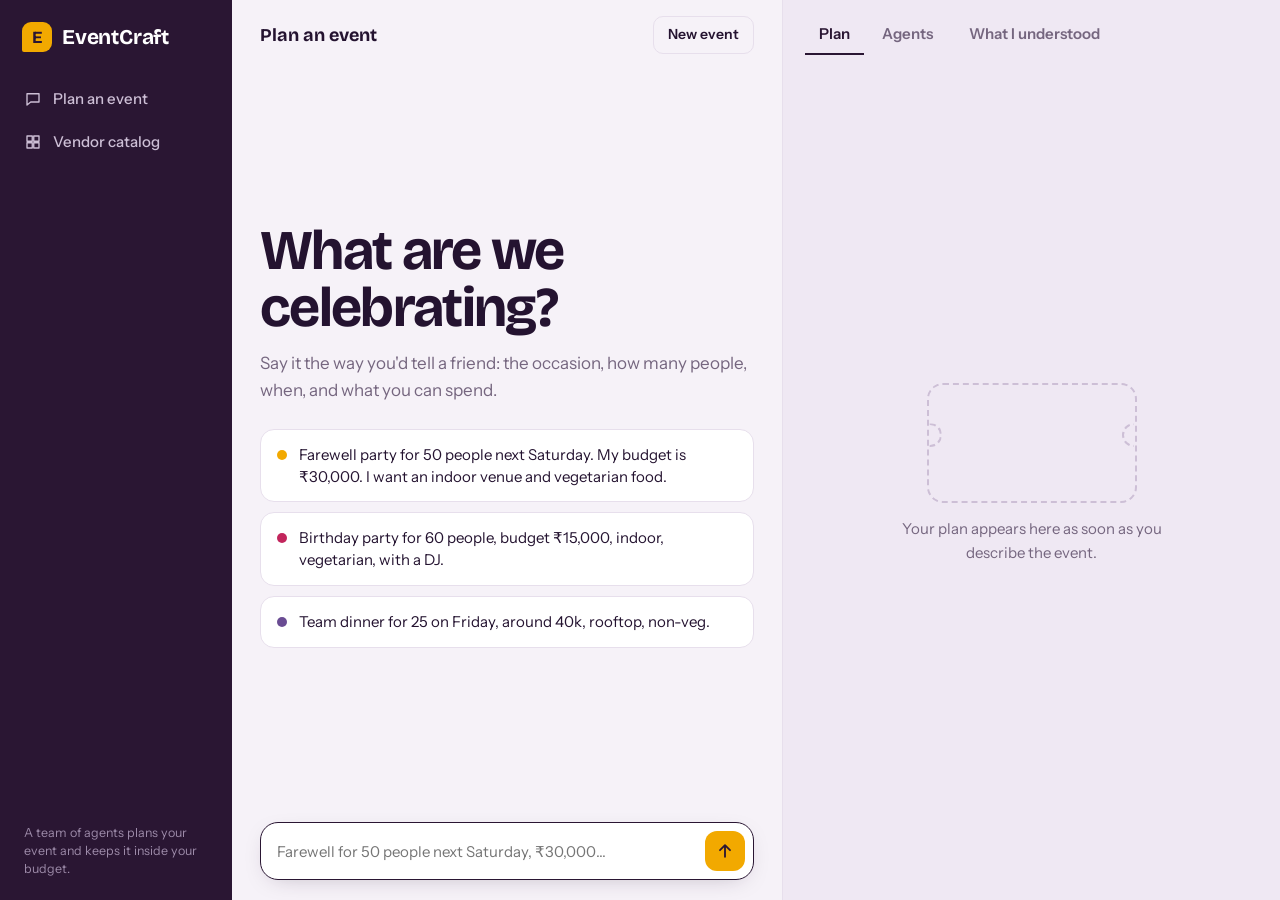
<file: static/index.html>
<!doctype html>
<html lang="en">
<head>
<meta charset="utf-8">
<meta name="viewport" content="width=device-width, initial-scale=1">
<title>EventCraft</title>
<link rel="stylesheet" href="/static/style.css">
<script src="/static/nav.js"></script>
<script src="/static/art.js"></script>
<style>
  :root { --panel:#efe8f3; --c-venue:#6a4c93; --c-food:#f2a900; --c-dessert:#e8743b; --c-decor:#1f8a5b; --c-entertainment:#c2255c; --c-photography:#3b6fd8; --c-gifts:#8a6fd8; }
  .app { display:grid; grid-template-columns:minmax(0,1.05fr) minmax(360px,.95fr); height:100vh; }
  button { font:inherit; cursor:pointer; }

  /* ---------- chat ---------- */
  .chat { display:flex; flex-direction:column; min-height:0; min-width:0; }
  .chat-head { display:flex; align-items:center; justify-content:space-between; padding:16px 28px; }
  .chat-head h1 { margin:0; font:700 18px var(--display); }
  .ghost { background:none; border:1px solid var(--line); border-radius:10px; padding:7px 14px; color:var(--ink); font-weight:600; font-size:14px; }
  .ghost:hover { background:#fff; border-color:#d3c5db; }
  #log { flex:1; overflow-y:auto; padding:8px 28px 20px; display:flex; flex-direction:column; gap:10px; scroll-behavior:smooth; }
  #log > * { width:100%; max-width:680px; margin-inline:auto; }
  .hero { margin-block:auto; padding:24px 0; }
  .hero h2 { font:700 clamp(34px,4.6vw,56px)/1.02 var(--display); letter-spacing:-.03em; margin:0 0 14px; }
  .hero p { color:var(--muted); font-size:17px; margin:0 0 26px; max-width:46ch; }
  .starters { display:grid; gap:10px; }
  .starters button { text-align:left; background:#fff; border:1px solid var(--line); border-radius:14px; padding:14px 16px; color:var(--ink); line-height:1.45; display:flex; gap:12px; align-items:flex-start; transition:border-color .15s, transform .15s; }
  .starters button:hover { border-color:var(--marigold); transform:translateX(3px); }
  .starters b { flex:none; width:10px; height:10px; border-radius:50%; margin-top:6px; }
  .msg { display:flex; }
  .msg > div { max-width:86%; padding:11px 15px; border-radius:16px; white-space:pre-wrap; overflow-wrap:anywhere; }
  .msg.user { justify-content:flex-end; }
  .msg.user > div { background:var(--plum); color:#fff; border-bottom-right-radius:5px; }
  .msg.bot > div { background:#fff; border:1px solid var(--line); border-bottom-left-radius:5px; }
  .msg.err > div { background:#fdecea; border-color:#f3c1bd; color:#8a211c; }
  .typing > div { display:flex; gap:5px; padding:15px; }
  .typing i { width:7px; height:7px; border-radius:50%; background:var(--muted); animation:bob 1s infinite; }
  .typing i:nth-child(2) { animation-delay:.15s; } .typing i:nth-child(3) { animation-delay:.3s; }
  @keyframes bob { 0%,60%,100% { transform:none; opacity:.4; } 30% { transform:translateY(-4px); opacity:1; } }
  .dock { padding:0 28px 20px; }
  .dock > * { max-width:680px; margin-inline:auto; }
  .chips { display:flex; flex-wrap:wrap; gap:6px; margin-bottom:10px; }
  .chips button { background:#fff; border:1px solid var(--line); border-radius:99px; color:var(--plum2); font-size:13.5px; font-weight:500; padding:6px 13px; }
  .chips button:hover { border-color:var(--marigold); }
  .composer { display:flex; align-items:flex-end; gap:8px; background:#fff; border:1px solid #d9cce0; border-radius:18px; padding:8px 8px 8px 16px; box-shadow:0 6px 24px -12px rgba(42,22,51,.35); }
  .composer:focus-within { border-color:var(--plum); }
  .composer textarea { flex:1; border:0; outline:0; resize:none; font:inherit; color:inherit; background:none; padding:8px 0; max-height:140px; line-height:1.45; }
  .composer button { flex:none; width:40px; height:40px; border-radius:12px; border:0; background:var(--marigold); color:var(--plum); display:grid; place-items:center; }
  .composer button:hover { background:#ffb915; }
  .composer button:disabled { opacity:.45; cursor:default; }
  .composer svg { width:20px; height:20px; fill:none; stroke:currentColor; stroke-width:2.2; stroke-linecap:round; stroke-linejoin:round; }

  /* ---------- plan panel ---------- */
  .plan { background:var(--panel); display:flex; flex-direction:column; min-height:0; min-width:0; border-left:1px solid var(--line); }
  .tabs { display:flex; gap:4px; padding:14px 22px 0; }
  .tabs button { background:none; border:0; padding:8px 14px; border-radius:10px 10px 0 0; color:var(--muted); font-weight:600; border-bottom:2px solid transparent; }
  .tabs button[aria-selected="true"] { color:var(--plum); border-bottom-color:var(--plum); }
  .tabs .count { font-weight:500; color:var(--muted); margin-left:4px; }
  .pane { flex:1; overflow-y:auto; padding:20px 22px 28px; }
  .blank { height:100%; display:grid; place-content:center; text-align:center; color:var(--muted); gap:14px; padding:20px; }
  .blank .stub { width:210px; height:120px; margin:0 auto; border:2px dashed #cdbfd6; border-radius:16px; position:relative; }
  .blank .stub::before, .blank .stub::after { content:""; position:absolute; top:38px; width:20px; height:20px; border-radius:50%; background:var(--panel); border:2px dashed #cdbfd6; }
  .blank .stub::before { left:-11px; clip-path:inset(0 0 0 50%); } .blank .stub::after { right:-11px; clip-path:inset(0 50% 0 0); }
  .blank p { margin:0; max-width:30ch; }

  .ticket { background:#fff; border-radius:18px; box-shadow:0 14px 40px -22px rgba(42,22,51,.5); animation:rise .45s cubic-bezier(.2,.8,.2,1); }
  @keyframes rise { from { opacity:0; transform:translateY(14px) rotate(-.6deg); } }
  .t-head { background:var(--plum); color:#fff; border-radius:18px 18px 0 0; padding:22px 24px 20px; }
  .t-head h2 { font:700 34px/1.05 var(--display); letter-spacing:-.02em; margin:0 0 10px; color:#fff; }
  .t-meta { display:flex; flex-wrap:wrap; gap:6px 18px; color:#d9cbe2; font-size:14px; }
  .t-meta b { color:var(--marigold); font-weight:600; }
  .perf { position:relative; border-top:2px dashed var(--line); margin:0 20px; }
  .perf::before, .perf::after { content:""; position:absolute; top:-12px; width:22px; height:22px; border-radius:50%; background:var(--panel); }
  .perf::before { left:-31px; } .perf::after { right:-31px; }
  .t-body { padding:8px 24px 22px; }
  .item { display:grid; grid-template-columns:76px 1fr auto; gap:14px; align-items:center; padding:13px 0; border-bottom:1px solid var(--line); }
  .item .thumb { width:76px; height:52px; border-radius:10px; overflow:hidden; position:relative; }
  .item .thumb svg { display:block; width:100%; height:100%; }
  .item .thumb i { position:absolute; left:0; top:0; bottom:0; width:5px; }
  .item small { display:block; color:var(--muted); font-size:13px; }
  .item .what { font-weight:600; }
  .item .inc { display:block; color:var(--plum2); font-size:13px; margin-top:2px; }
  .item.skipped { opacity:.55; }
  .item { align-items:start; }
  .item .cost { font:600 16px var(--body); font-variant-numeric:tabular-nums; }
  .budget { padding-top:16px; }
  .budget-top { display:flex; justify-content:space-between; align-items:baseline; gap:10px; }
  .budget-top .sum { font:700 26px var(--display); font-variant-numeric:tabular-nums; }
  .budget-top .sum span { font:500 14px var(--body); color:var(--muted); }
  .left { font-weight:700; color:var(--leaf); } .left.over { color:var(--red); }
  .stack { position:relative; display:flex; gap:2px; height:14px; border-radius:99px; background:#eee6f2; overflow:hidden; margin:10px 0 6px; }
  .stack i { height:100%; transition:width .5s; }
  .mark { position:absolute; top:-3px; bottom:-3px; width:2px; background:var(--red); }
  .pin { display:inline-flex; align-items:center; gap:2px; margin-left:8px; background:var(--plum); color:#fff; border-radius:99px; padding:1px 4px 1px 9px; font-size:12px; font-weight:600; vertical-align:middle; }
  .pin button { background:none; border:0; color:#fff; font-size:15px; line-height:1; padding:2px 5px; border-radius:50%; }
  .pin button:hover { background:rgba(255,255,255,.2); }
  .browse { margin-top:14px; font-size:14px; color:var(--muted); }
  .neg { margin-top:12px; font-size:14px; color:var(--muted); }
  .neg button { background:none; border:0; padding:0; color:var(--rose); font-weight:600; text-decoration:underline; }
  .t-note { background:#fff7e0; border-left:3px solid var(--marigold); padding:9px 13px; border-radius:8px; margin-top:10px; font-size:14px; }
  h3.sec { font:700 17px var(--display); margin:26px 0 12px; }
  .tl { list-style:none; margin:0; padding:0; position:relative; }
  .tl::before { content:""; position:absolute; left:83px; top:8px; bottom:8px; width:2px; background:#dccfe3; }
  .tl li { display:grid; grid-template-columns:70px 12px 1fr; gap:8px; padding:7px 0; align-items:start; position:relative; }
  .tl time { text-align:right; color:var(--muted); font-size:13.5px; font-variant-numeric:tabular-nums; padding-top:1px; }
  .tl li::before { content:""; grid-column:2; grid-row:1; width:10px; height:10px; border-radius:50%; background:var(--panel); border:2px solid var(--plum); margin-top:5px; z-index:1; }
  .tl span { grid-column:3; }

  /* agents thread */
  .thread { display:grid; gap:8px; }
  .a-msg { background:#fff; border-radius:12px; padding:11px 14px; display:grid; grid-template-columns:30px 1fr; gap:12px; border-left:3px solid transparent; }
  .a-msg.haggle { border-left-color:var(--rose); }
  .av { width:30px; height:30px; border-radius:50%; display:grid; place-items:center; color:#fff; font-weight:700; font-size:13px; }
  .a-who { font-size:13px; color:var(--muted); }
  .a-who b { color:var(--ink); }
  .a-text { font-weight:600; margin:1px 0 4px; }
  .pill { display:inline-block; background:#f1eaf5; color:var(--plum2); border-radius:99px; padding:1px 9px; font-size:12.5px; margin:2px 4px 0 0; }
  .pill.good { background:#e3f4ec; color:#14633f; } .pill.warn { background:#fdecea; color:#8a211c; }

  /* details */
  dl.slots { background:#fff; border-radius:14px; margin:0; padding:6px 18px; }
  dl.slots div { display:flex; justify-content:space-between; gap:16px; padding:10px 0; border-top:1px solid var(--line); }
  dl.slots div:first-child { border-top:0; }
  dl.slots dt { color:var(--muted); } dl.slots dd { margin:0; font-weight:600; text-align:right; }
  dl.slots .missing { color:var(--muted); font-weight:400; font-style:italic; }
  .tokens { display:flex; flex-wrap:wrap; gap:4px; }
  .tokens span { background:#fff; border-radius:6px; padding:2px 7px; font:13px Consolas,monospace; }
  .pane details { margin-top:14px; } .pane summary { cursor:pointer; font-weight:600; color:var(--plum2); margin-bottom:8px; }

  @media (max-width:900px) {
    .app { grid-template-columns:1fr; height:auto; }
    .chat { height:calc(100vh - 54px); }
    .chat-head, #log, .dock { padding-inline:16px; }
    .plan { border-left:0; border-top:1px solid var(--line); min-height:70vh; }
  }
</style>
</head>
<body>
<main class="app">
  <section class="chat" aria-label="Chat">
    <div class="chat-head"><h1>Plan an event</h1><button class="ghost" id="new" type="button">New event</button></div>
    <div id="log" role="log" aria-live="polite">
      <div class="hero" id="hero">
        <h2>What are we celebrating?</h2>
        <p>Say it the way you'd tell a friend: the occasion, how many people, when, and what you can spend.</p>
        <div class="starters" id="starters"></div>
      </div>
    </div>
    <div class="dock">
      <div class="chips" id="chips"></div>
      <form class="composer" id="f">
        <textarea id="in" rows="1" aria-label="Describe your event" placeholder="Farewell for 50 people next Saturday, ₹30,000…" autofocus></textarea>
        <button id="send" aria-label="Send message"><svg viewBox="0 0 24 24" aria-hidden="true"><path d="M12 19V5M6 11l6-6 6 6"/></svg></button>
      </form>
    </div>
  </section>

  <aside class="plan" aria-label="Your plan">
    <div class="tabs" role="tablist">
      <button role="tab" data-tab="plan" aria-selected="true">Plan</button>
      <button role="tab" data-tab="agents" aria-selected="false">Agents<span class="count" id="acount"></span></button>
      <button role="tab" data-tab="details" aria-selected="false">What I understood</button>
    </div>
    <div class="pane" id="pane" role="tabpanel"></div>
  </aside>
</main>

<script>
const $ = id => document.getElementById(id);
let sid = null, tab = "plan", busy = false, chatLog = [];
const S = { plan: null, req: null, msgs: [], nlp: null };
const KEY = "eventcraft_chat_v1";
function save() { try { localStorage.setItem(KEY, JSON.stringify({ sid, tab, chatLog, S })); } catch (e) {} }
function restore() {
  try {
    const d = JSON.parse(localStorage.getItem(KEY) || "null");
    if (!d || !Array.isArray(d.chatLog)) return;
    sid = d.sid || null; tab = d.tab || "plan"; Object.assign(S, d.S || {});
    d.chatLog.forEach(([who, text]) => bubble(text, who, true));
    if (chatLog.length) $("hero").hidden = true;
  } catch (e) {}
}

const STARTERS = [
  ["var(--c-food)", "Farewell party for 50 people next Saturday. My budget is ₹30,000. I want an indoor venue and vegetarian food."],
  ["var(--c-entertainment)", "Birthday party for 60 people, budget ₹15,000, indoor, vegetarian, with a DJ."],
  ["var(--c-venue)", "Team dinner for 25 on Friday, around 40k, rooftop, non-veg."],
];
STARTERS.forEach(([c, t]) => { const b = document.createElement("button"); b.type = "button"; b.innerHTML = `<b style="background:${c}"></b><span>${esc(t)}</span>`; b.onclick = () => send(t); $("starters").append(b); });

function chips() {
  const el = $("chips"); el.innerHTML = "";
  if (!S.plan) return;
  const outdoor = S.req && S.req.venue_pref === "Outdoor";
  const on = k => S.plan.items.some(i => i.key === k);
  const noDecor = S.req && S.req.decor_pref === "None", noSweet = S.req && S.req.dessert_pref === "None";
  [outdoor ? "Make it indoor" : "Make it outdoor", `Raise the budget to ${inr(Math.round(S.plan.budget * 1.5 / 1000) * 1000)}`, noDecor ? "Add floral decor" : "Skip the decor", noSweet ? "Add dessert" : "Skip dessert", ...(on("photography") ? [] : ["Add a photographer"]), ...(on("gifts") ? [] : ["Add return gifts"])]
    .forEach(t => { const b = document.createElement("button"); b.type = "button"; b.textContent = t; b.onclick = () => send(t); el.append(b); });
}

function bubble(text, who, quiet) {
  if (who === "user" || who === "bot") { chatLog.push([who, text]); if (!quiet) save(); }
  const d = document.createElement("div"); d.className = "msg " + who;
  const inner = document.createElement("div"); inner.textContent = text; d.append(inner);
  $("log").append(d); $("log").scrollTop = $("log").scrollHeight; return d;
}
function typing() { const d = bubble("", "bot typing"); d.firstChild.innerHTML = "<i></i><i></i><i></i>"; d.setAttribute("aria-label", "Planning"); return d; }

/* ---------- right panel ---------- */
const AGENT = { Coordinator: "#2a1633", Venue: "#6a4c93", Food: "#b07c00", Dessert: "#e8743b", Decor: "#1f8a5b", Entertainment: "#c2255c", Photography: "#3b6fd8", Gifts: "#8a6fd8", Budget: "#1f8a5b", Schedule: "#3b6fd8" };
const ASK = { find_venue: "Find a venue", find_food: "Find a menu", find_dessert: "Find a dessert", find_decor: "Find decor", find_photography: "Find a photographer", find_gifts: "Find return gifts", find_entertainment: "Find entertainment", evaluate: "Does this fit the budget?", propose_cheaper: "Can you go cheaper?", build_timeline: "Build the event-day timeline" };
const STATUS = { ok: ["Fits", "good"], over: ["Over its cap", "warn"], partial: ["Partial saving", "warn"], declined: ["Nothing cheaper", "warn"] };

function agentRow(m) {
  const b = m.body || {}, reply = m.type.endsWith("_reply");
  let text, pills = [];
  if (!reply) {
    text = ASK[m.type] || m.type;
    if (b.capacity || b.guests) pills.push([`${b.capacity || b.guests} guests`]);
    ["type", "diet", "pref"].forEach(k => b[k] && pills.push([b[k]]));
    if (b.skip) pills.push(["skip this"]);
    if (b.pick) pills.push([`user picked ${b.pick}`, "good"]);
    if (b.date) pills.push([b.date]);
    if (b.budget) pills.push([`budget ${inr(b.budget)}`]);
    if (b.current_cost != null) pills.push([`now ${inr(b.current_cost)}`]);
    if (b.max_cost != null) pills.push([`up to ${inr(b.max_cost)}`]);
    if (b.reason) pills.push([b.reason, "warn"]);
  } else if (b.option) {
    text = b.option.skipped ? b.option.name : `${b.option.name} for ${inr(b.option.cost)}`;
    if (b.pinned) pills.push(["Your pick", "good"]); else if (STATUS[b.status]) pills.push(STATUS[b.status]);
    if (b.pick_rejected) pills.push([`${b.pick_rejected} doesn't fit`, "warn"]);
    if (b.booked) pills.push([`${b.booked.length} booked that day`, "warn"]);
    if (b.preference_relaxed) pills.push(["Preference relaxed", "warn"]);
  } else if (b.total != null) {
    text = `Total is ${inr(b.total)}`;
    pills.push(b.over_by ? [`Over by ${inr(b.over_by)}`, "warn"] : ["Within budget", "good"]);
  } else if (b.timeline) { text = `Timeline ready with ${b.timeline.length} steps`; }
  else { text = b.status === "declined" ? "Nothing cheaper available" : "Done"; if (b.status === "declined") pills.push(STATUS.declined); }
  return `<div class="a-msg ${m.type.startsWith("propose_cheaper") ? "haggle" : ""}">
    <div class="av" style="background:${AGENT[m.from] || "#75667f"}" aria-hidden="true">${esc(m.from[0])}</div>
    <div><div class="a-who"><b>${esc(m.from)}</b> to ${esc(m.to)}</div><div class="a-text">${esc(text)}</div>
    ${pills.map(([t, c]) => `<span class="pill ${c || ""}">${esc(t)}</span>`).join("")}</div></div>`;
}

const skipLabel = v => v === "None" ? "Skipped" : v === "Any" ? "Yes" : v;
const blank = msg => `<div class="blank"><div class="stub" aria-hidden="true"></div><p>${msg}</p></div>`;

function paint() {
  document.querySelectorAll(".tabs button").forEach(b => b.setAttribute("aria-selected", b.dataset.tab === tab));
  $("acount").textContent = S.msgs.length ? S.msgs.length : "";
  const p = S.plan, r = S.req || {};
  let h;
  if (tab === "plan") {
    if (!p) h = blank(S.req ? "Almost there. Answer the question in the chat and your plan appears here." : "Your plan appears here as soon as you describe the event.");
    else {
      const max = Math.max(p.budget, p.total), key = i => `var(--c-${i.key || i.category.toLowerCase()})`;
      h = `<article class="ticket">
        <div class="t-head"><h2>${esc(r.event_type || "Your event")}</h2><div class="t-meta">
          <span><b>${esc(r.guests)}</b> guests</span>${r.date ? `<span>${esc(r.date)}</span>` : ""}${r.venue_pref ? `<span>${esc(r.venue_pref)}</span>` : ""}${r.food_pref ? `<span>${esc(r.food_pref)}</span>` : ""}</div></div>
        <div class="perf"></div>
        <div class="t-body">` +
        p.items.map(i => `<div class="item ${i.skipped ? "skipped" : ""}"><div class="thumb">${art(i.name, i.key || i.category)}<i style="background:${key(i)}"></i></div><div><div class="what">${esc(i.name)}${i.pinned ? `<span class="pin">Your pick<button type="button" data-unpin="${i.key}" aria-label="Let the agents choose the ${esc(i.category.toLowerCase())}" title="Let the agents choose">×</button></span>` : ""}</div><small>${esc(i.category)}, ${esc(i.detail.toLowerCase())}</small>${i.includes && i.includes.length ? `<span class="inc">${esc(i.includes.join(", "))}</span>` : ""}</div><div class="cost">${inr(i.cost)}</div></div>`).join("") +
        `<div class="budget"><div class="budget-top"><div class="sum">${inr(p.total)} <span>of ${inr(p.budget)}</span></div>
          <div class="left ${p.within_budget ? "" : "over"}">${p.within_budget ? inr(p.remaining) + " left" : inr(-p.remaining) + " over"}</div></div>
          <div class="stack" role="img" aria-label="Spend by category against budget">` +
        p.items.filter(i => i.cost).map(i => `<i style="width:${i.cost / max * 100}%;background:${key(i)}" title="${esc(i.category)} ${inr(i.cost)}"></i>`).join("") +
        (p.within_budget ? "" : `<span class="mark" style="left:${p.budget / max * 100}%"></span>`) + `</div>` +
        (p.negotiation_rounds ? `<div class="neg">The Budget Agent bargained for ${p.negotiation_rounds} round${p.negotiation_rounds > 1 ? "s" : ""}. <button type="button" data-go="agents">See the conversation</button></div>` : "") +
        p.notes.map(n => `<div class="t-note">${esc(n)}</div>`).join("") + `<div class="browse">Want a specific vendor? <a href="/catalog">Pick it in the catalog</a>.</div></div></div></article>
        <h3 class="sec">On the day</h3><ol class="tl">` +
        p.timeline.map(t => `<li><time>${esc(t.time)}</time><span>${esc(t.activity)}</span></li>`).join("") + `</ol>`;
    }
  } else if (tab === "agents") {
    h = S.msgs.length ? `<div class="thread">${S.msgs.map(agentRow).join("")}</div>` : blank("When the agents start planning, every message they exchange shows up here.");
  } else {
    if (!S.req) h = blank("Send a message to see what was picked out of it.");
    else {
      const rows = [["Event", r.event_type], ["Guests", r.guests], ["Date", r.date], ["Budget", r.budget && inr(r.budget)], ["Venue", r.venue_pref], ["Food", r.food_pref], ["Cuisine", r.cuisine], ["Dessert", skipLabel(r.dessert_pref)], ["Decor", skipLabel(r.decor_pref)], ["Entertainment", skipLabel(r.entertainment_pref)], ["Photography", skipLabel(r.photography_pref)], ["Return gifts", skipLabel(r.gifts_pref)],
        ["Your picks", r.picks && Object.values(r.picks).join(", ")]];
      h = `<dl class="slots">${rows.map(([k, v]) => `<div><dt>${k}</dt><dd class="${v ? "" : "missing"}">${v ? esc(v) : "not mentioned"}</dd></div>`).join("")}</dl>
        ${S.nlp ? `<h3 class="sec">Your last message, word by word</h3><div class="tokens">${S.nlp.trace[0].output.map(t => `<span>${esc(t)}</span>`).join("")}</div>
        <p style="color:var(--muted);margin:10px 0 0">Understood as: <b style="color:var(--ink)">${esc(S.nlp.intent)}</b></p>` : ""}
        <details><summary>Requirement object sent to the Coordinator</summary><pre>${esc(JSON.stringify(S.req, null, 2))}</pre></details>`;
    }
  }
  $("pane").innerHTML = h; $("pane").scrollTop = 0;
}
document.querySelector(".tabs").onclick = e => { const b = e.target.closest("button"); if (b) { tab = b.dataset.tab; paint(); save(); } };
$("pane").onclick = e => {
  const b = e.target.closest("[data-go]"); if (b) { tab = b.dataset.go; paint(); return; }
  const u = e.target.closest("[data-unpin]"); if (u) unpin(u.dataset.unpin);
};

/* ---------- chat ---------- */
async function post(message, pick) {
  const res = await fetch("/api/chat", { method: "POST", headers: { "Content-Type": "application/json" }, body: JSON.stringify({ message, pick, session_id: sid, requirement: S.req }) });
  const r = await res.json();
  if (!res.ok) throw new Error(r.error || res.statusText);
  sid = r.session_id;
  return r;
}

function apply(r) {
  bubble(r.reply, "bot");
  S.req = r.requirement;
  if (r.plan) { S.plan = r.plan; S.msgs = r.messages; tab = "plan"; }
  if (!r.requirement) { S.plan = null; S.msgs = []; }
  paint(); chips(); save();
}
async function unpin(category) {
  if (busy) return; busy = true;
  try { apply(await post(undefined, { category, name: null })); }
  catch (e) { bubble("That change didn't go through (" + e.message + "). Check that the server is running, then try again.", "bot err"); }
  busy = false;
}

async function send(text) {
  text = text.trim(); if (!text || busy) return;
  busy = true; $("send").disabled = true;
  $("hero").hidden = true; $("in").value = ""; grow();
  bubble(text, "user");
  const dots = typing();
  try {
    const [r] = await Promise.all([post(text), new Promise(ok => setTimeout(ok, 450))]);
    dots.remove(); S.nlp = r.nlp; apply(r);
    if (r.plan && matchMedia("(max-width:900px)").matches) document.querySelector(".plan").scrollIntoView({ behavior: "smooth" });
  } catch (e) { dots.remove(); bubble("That message didn't go through (" + e.message + "). Check that the server is running, then send it again.", "bot err"); }
  busy = false; $("send").disabled = false; $("in").focus();
}

function grow() { const t = $("in"); t.style.height = "auto"; t.style.height = Math.min(t.scrollHeight, 140) + "px"; }
$("in").addEventListener("input", grow);
$("in").addEventListener("keydown", e => { if (e.key === "Enter" && !e.shiftKey) { e.preventDefault(); send($("in").value); } });
$("f").onsubmit = e => { e.preventDefault(); send($("in").value); };
$("new").onclick = () => {
  sid = null; chatLog = [];
  Object.assign(S, { plan: null, req: null, msgs: [], nlp: null }); tab = "plan"; save();
  document.querySelectorAll("#log .msg").forEach(m => m.remove());
  $("hero").hidden = false; paint(); chips(); $("in").focus();
};
restore(); paint(); chips();
$("log").style.scrollBehavior = "auto"; $("log").scrollTop = $("log").scrollHeight; $("log").style.scrollBehavior = "";
const q = new URLSearchParams(location.search).get("q");  // /?q=... starts with that request
if (q) send(q).then(() => { const t = new URLSearchParams(location.search).get("tab"); if (t) { tab = t; paint(); } });
</script>
</body>
</html>
</file>
<file: static/style.css>
@import url("https://fonts.googleapis.com/css2?family=Bricolage+Grotesque:opsz,wght@12..96,500;12..96,700&family=Instrument+Sans:wght@400;500;600;700&display=swap");

:root {
  --plum:#2a1633; --plum2:#3b2149; --marigold:#f2a900; --rose:#c2255c; --leaf:#1f8a5b; --violet:#6a4c93;
  --bg:#f6f2f8; --card:#fff; --ink:#241330; --muted:#75667f; --line:#e7dfec; --red:#d9413a;
  /* legacy names used by content pages */
  --navy:var(--plum); --navy2:var(--plum2); --teal:var(--rose); --amber:var(--marigold); --blue:var(--violet); --purple:#8a6fd8;
  --display:"Bricolage Grotesque","Segoe UI",system-ui,sans-serif;
  --body:"Instrument Sans","Segoe UI",system-ui,sans-serif;
  --rail:232px;
}
* { box-sizing:border-box; }
html { -webkit-text-size-adjust:100%; }
body { margin:0; padding-left:var(--rail); font:15px/1.55 var(--body); background:var(--bg); color:var(--ink); }
a { color:var(--rose); }
:focus-visible { outline:2px solid var(--rose); outline-offset:2px; border-radius:4px; }

/* ---------- sidebar ---------- */
.rail { position:fixed; inset:0 auto 0 0; width:var(--rail); background:var(--plum); color:#fff; display:flex; flex-direction:column; padding:22px 14px; gap:26px; z-index:10; }
.rail .brand { display:flex; align-items:center; gap:10px; color:#fff; text-decoration:none; font:700 21px var(--display); letter-spacing:-.01em; padding:0 8px; }
.rail .brand i { width:30px; height:30px; border-radius:9px 9px 9px 2px; background:var(--marigold); display:grid; place-items:center; color:var(--plum); font:700 17px var(--display); font-style:normal; }
.rail nav { display:flex; flex-direction:column; gap:2px; }
.rail nav a { display:flex; align-items:center; gap:11px; color:#cdbfd6; text-decoration:none; padding:9px 10px; border-radius:9px; font-weight:500; }
.rail nav a svg { width:18px; height:18px; flex:none; fill:none; stroke:currentColor; stroke-width:1.8; stroke-linecap:round; stroke-linejoin:round; }
.rail nav a:hover { background:var(--plum2); color:#fff; }
.rail nav a[aria-current="page"] { background:var(--marigold); color:var(--plum); font-weight:700; }
.rail .foot { margin-top:auto; color:#9c8aa8; font-size:12.5px; padding:0 10px; line-height:1.45; }
.rail :focus-visible { outline-color:var(--marigold); }

/* ---------- content pages ---------- */
.wrap { max-width:1000px; margin:0 auto; padding:44px 32px 64px; }
h1.title { font:700 clamp(30px,4vw,44px)/1.08 var(--display); letter-spacing:-.02em; margin:0 0 10px; }
h2 { font:700 23px/1.2 var(--display); letter-spacing:-.01em; margin:44px 0 14px; }
h3 { margin:0 0 6px; font:600 16px var(--body); }
.lead { font-size:18px; color:var(--muted); max-width:62ch; margin:0; }
.eyebrow { color:var(--muted); font-size:13px; font-weight:600; margin:0 0 8px; }
.grid { display:grid; gap:14px; grid-template-columns:repeat(auto-fit,minmax(240px,1fr)); }
.card { background:var(--card); border:1px solid var(--line); border-radius:14px; padding:18px 20px; }
.card p { margin:0; color:var(--muted); }
.card.dark { background:var(--plum); color:#f3ecf7; border-color:var(--plum); }
.card.dark p { color:#cdbfd6; }
.stat { font:700 46px/1 var(--display); color:var(--marigold); margin-bottom:6px; }
.dot { display:inline-grid; place-items:center; width:26px; height:26px; border-radius:50%; background:var(--plum); color:var(--marigold); font-weight:700; font-size:13px; margin-right:12px; flex:none; }
ol.obj { list-style:none; margin:0; padding:0; background:var(--card); border:1px solid var(--line); border-radius:14px; }
ol.obj li { padding:12px 18px; display:flex; align-items:center; border-top:1px solid var(--line); }
ol.obj li:first-child { border-top:0; }
.tablewrap { overflow-x:auto; background:var(--card); border:1px solid var(--line); border-radius:14px; }
table { width:100%; border-collapse:collapse; font-size:14px; }
th { text-align:left; padding:12px 16px; color:var(--muted); font-weight:600; font-size:13px; border-bottom:1px solid var(--line); background:#fbf9fc; white-space:nowrap; }
td { padding:11px 16px; border-top:1px solid var(--line); vertical-align:top; font-variant-numeric:tabular-nums; }
tr:first-child + tr td, tr:first-child td { border-top:0; }
.tag { display:inline-block; padding:1px 9px; border-radius:99px; font-size:12px; background:#f1eaf5; color:var(--plum2); margin:1px 3px 1px 0; }
.ok { color:var(--leaf); font-weight:700; } .bad { color:var(--red); font-weight:700; } .na { color:var(--muted); }
pre { background:var(--plum); color:#eadff0; padding:16px; border-radius:12px; overflow:auto; font:13px/1.5 Consolas,"Cascadia Mono",monospace; margin:0; }
code { font:13px Consolas,monospace; background:#f1eaf5; padding:1px 5px; border-radius:4px; }
.note { background:#fff7e0; border-left:3px solid var(--marigold); padding:11px 15px; border-radius:8px; }
.gap { background:var(--marigold); color:var(--plum); border-radius:14px; padding:16px 20px; }
.pipeline { display:grid; gap:10px; grid-template-columns:repeat(auto-fit,minmax(170px,1fr)); counter-reset:s; }
.pipeline div { color:#fff; border-radius:12px; padding:13px 15px; font-weight:600; counter-increment:s; }
.pipeline div::before { content:counter(s); display:inline-grid; place-items:center; width:22px; height:22px; border-radius:50%; background:rgba(0,0,0,.28); font-size:12px; margin-right:8px; }
.pipeline small { display:block; font-weight:400; opacity:.92; margin-top:2px; }
.gantt { display:grid; grid-template-columns:240px repeat(14,1fr); font-size:13px; align-items:center; padding:14px; min-width:720px; }
.gantt .h { text-align:center; color:var(--muted); font-size:11px; padding-bottom:6px; }
.gantt .l { padding:6px 8px 6px 0; }
.gantt .b { height:18px; margin:6px 0; }
.demo { display:flex; gap:8px; margin:12px 0; }
.demo input { flex:1; min-width:0; padding:11px 16px; border:1px solid var(--line); border-radius:12px; font:inherit; }
.demo button { background:var(--plum); color:#fff; border:0; border-radius:12px; padding:11px 20px; font:600 15px var(--body); cursor:pointer; }
.demo button:hover { background:var(--plum2); }
.refs { padding-left:0; list-style:none; display:grid; gap:10px; font-size:14px; max-width:80ch; }
.refs b { color:var(--rose); margin-right:8px; }
footer { text-align:center; color:var(--muted); font-size:13px; padding:24px; }

@media (max-width:900px) {
  body { padding-left:0; }
  .rail { position:sticky; top:0; inset:auto; width:auto; flex-direction:row; align-items:center; padding:10px 12px; gap:12px; overflow-x:auto; }
  .rail nav { flex-direction:row; }
  .rail nav a { white-space:nowrap; padding:7px 10px; }
  .rail nav a svg, .rail .foot { display:none; }
  .wrap { padding:28px 16px 48px; }
}
@media (prefers-reduced-motion:reduce) { *, *::before, *::after { animation:none !important; transition:none !important; } }
</file>
